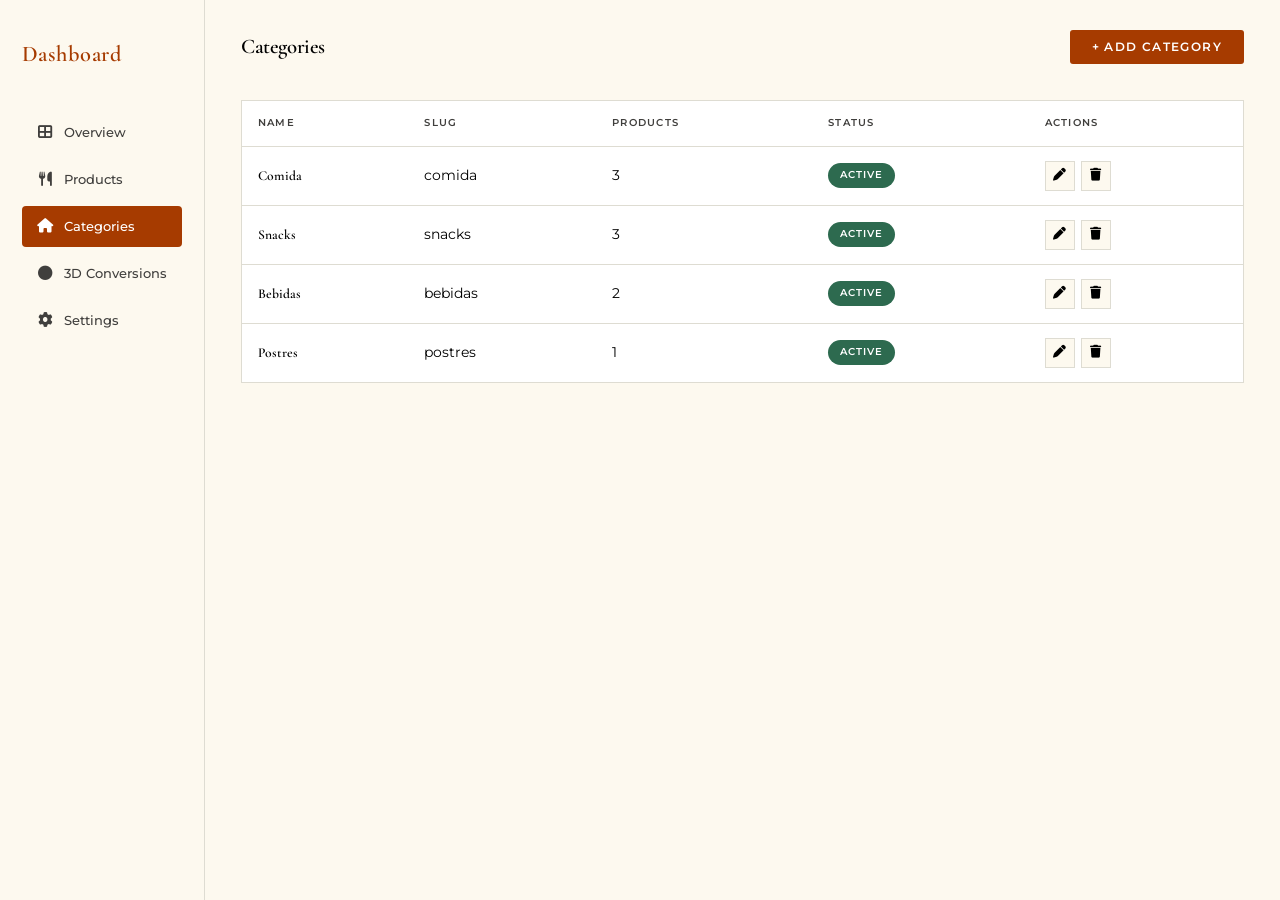
<file: admin/categories.html>
<!DOCTYPE html>
<html lang="es">
<head>
  <meta charset="UTF-8">
  <meta name="viewport" content="width=device-width, initial-scale=1.0">
  <title>Categories — La Tribu Admin</title>
  <link rel="icon" href="data:image/svg+xml,<svg xmlns='http://www.w3.org/2000/svg' viewBox='0 0 100 100'><text y='.9em' font-size='90'>🍔</text></svg>">
  <link rel="stylesheet" href="../css/global.css">
  <link rel="stylesheet" href="../css/admin.css">
  <link rel="stylesheet" href="https://cdnjs.cloudflare.com/ajax/libs/font-awesome/6.5.1/css/all.min.css">
</head>
<body style="background: var(--crema);">
  <button class="admin-mobile-toggle" id="adminToggle" aria-label="Menu"><i class="fa-solid fa-bars"></i></button>
  <div class="admin-layout">
    <aside class="admin-sidebar" id="adminSidebar">
      <div class="admin-sidebar-title">Dashboard</div>
      <nav class="admin-nav">
        <a href="index.html" class="admin-nav-item"><i class="fa-solid fa-table-cells-large"></i> Overview</a>
        <a href="products.html" class="admin-nav-item"><i class="fa-solid fa-utensils"></i> Products</a>
        <a href="categories.html" class="admin-nav-item active"><i class="fa-solid fa-house"></i> Categories</a>
        <a href="conversions.html" class="admin-nav-item"><i class="fa-solid fa-circle"></i> 3D Conversions</a>
        <a href="settings.html" class="admin-nav-item"><i class="fa-solid fa-gear"></i> Settings</a>
      </nav>
    </aside>
    <main class="admin-main">
      <div class="admin-header">
        <h1 class="admin-header-title">Categories</h1>
        <button class="admin-add-btn">+ Add Category</button>
      </div>
      <table class="admin-table">
        <thead>
          <tr><th>Name</th><th>Slug</th><th>Products</th><th>Status</th><th>Actions</th></tr>
        </thead>
        <tbody>
          <tr><td class="admin-table-name">Comida</td><td>comida</td><td>3</td><td><span class="badge badge-complete">Active</span></td><td><div class="admin-actions"><button class="admin-action-btn"><i class="fa-solid fa-pen"></i></button><button class="admin-action-btn delete"><i class="fa-solid fa-trash"></i></button></div></td></tr>
          <tr><td class="admin-table-name">Snacks</td><td>snacks</td><td>3</td><td><span class="badge badge-complete">Active</span></td><td><div class="admin-actions"><button class="admin-action-btn"><i class="fa-solid fa-pen"></i></button><button class="admin-action-btn delete"><i class="fa-solid fa-trash"></i></button></div></td></tr>
          <tr><td class="admin-table-name">Bebidas</td><td>bebidas</td><td>2</td><td><span class="badge badge-complete">Active</span></td><td><div class="admin-actions"><button class="admin-action-btn"><i class="fa-solid fa-pen"></i></button><button class="admin-action-btn delete"><i class="fa-solid fa-trash"></i></button></div></td></tr>
          <tr><td class="admin-table-name">Postres</td><td>postres</td><td>1</td><td><span class="badge badge-complete">Active</span></td><td><div class="admin-actions"><button class="admin-action-btn"><i class="fa-solid fa-pen"></i></button><button class="admin-action-btn delete"><i class="fa-solid fa-trash"></i></button></div></td></tr>
        </tbody>
      </table>
    </main>
  </div>
  <script>
    var toggle = document.getElementById('adminToggle');
    var sidebar = document.getElementById('adminSidebar');
    if (toggle && sidebar) {
      toggle.addEventListener('click', function() { sidebar.classList.toggle('open'); });
    }
  </script>
</body>
</html>
</file>
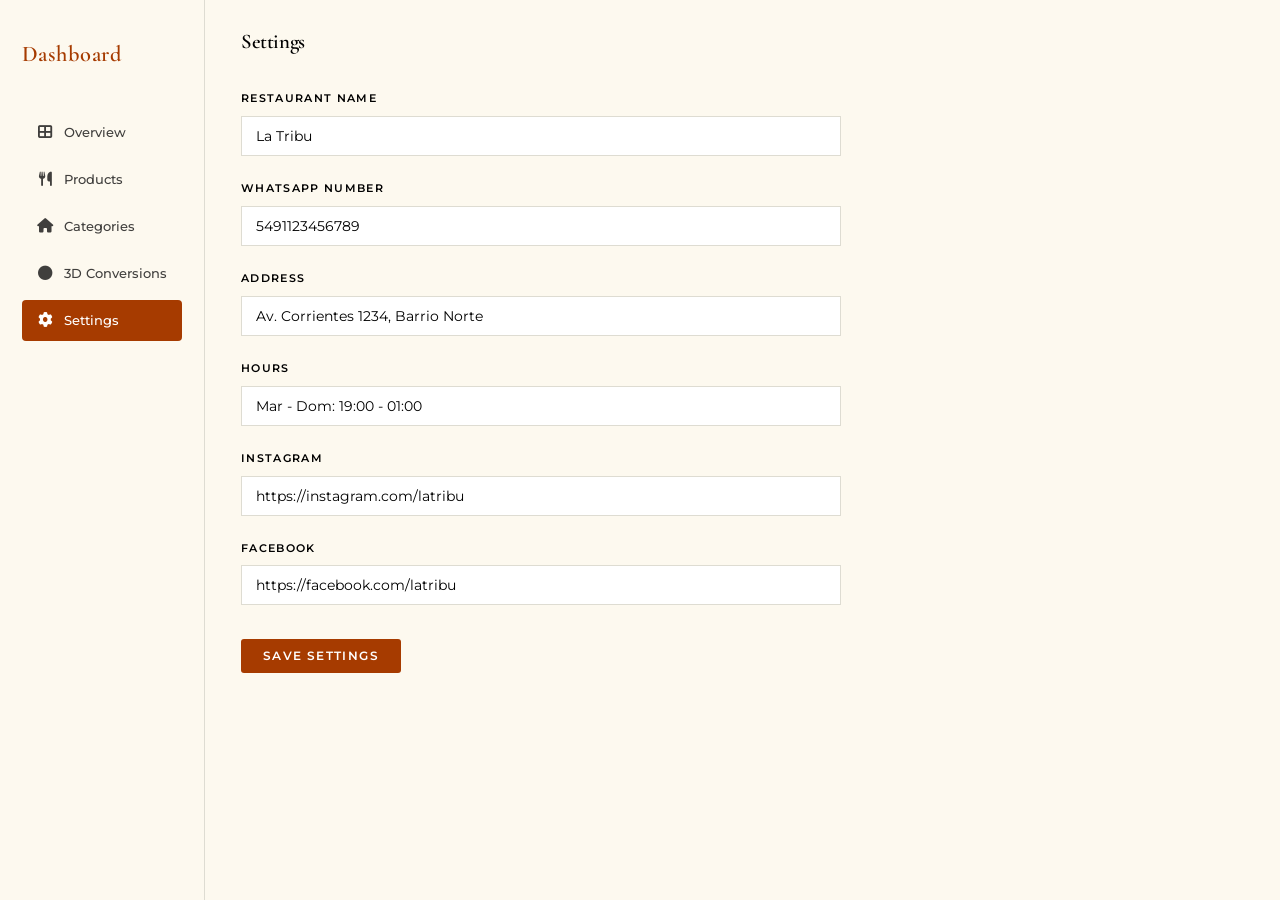
<file: admin/settings.html>
<!DOCTYPE html>
<html lang="es">
<head>
  <meta charset="UTF-8">
  <meta name="viewport" content="width=device-width, initial-scale=1.0">
  <title>Settings — La Tribu Admin</title>
  <link rel="icon" href="data:image/svg+xml,<svg xmlns='http://www.w3.org/2000/svg' viewBox='0 0 100 100'><text y='.9em' font-size='90'>🍔</text></svg>">
  <link rel="stylesheet" href="../css/global.css">
  <link rel="stylesheet" href="../css/admin.css">
  <link rel="stylesheet" href="https://cdnjs.cloudflare.com/ajax/libs/font-awesome/6.5.1/css/all.min.css">
</head>
<body style="background: var(--crema);">
  <button class="admin-mobile-toggle" id="adminToggle" aria-label="Menu"><i class="fa-solid fa-bars"></i></button>
  <div class="admin-layout">
    <aside class="admin-sidebar" id="adminSidebar">
      <div class="admin-sidebar-title">Dashboard</div>
      <nav class="admin-nav">
        <a href="index.html" class="admin-nav-item"><i class="fa-solid fa-table-cells-large"></i> Overview</a>
        <a href="products.html" class="admin-nav-item"><i class="fa-solid fa-utensils"></i> Products</a>
        <a href="categories.html" class="admin-nav-item"><i class="fa-solid fa-house"></i> Categories</a>
        <a href="conversions.html" class="admin-nav-item"><i class="fa-solid fa-circle"></i> 3D Conversions</a>
        <a href="settings.html" class="admin-nav-item active"><i class="fa-solid fa-gear"></i> Settings</a>
      </nav>
    </aside>
    <main class="admin-main">
      <div class="admin-header">
        <h1 class="admin-header-title">Settings</h1>
      </div>
      <form id="settingsForm" style="max-width:600px;">
        <div style="margin-bottom:24px;">
          <label style="display:block;font-size:0.7rem;text-transform:uppercase;letter-spacing:0.12em;margin-bottom:8px;font-weight:600;">Restaurant Name</label>
          <input type="text" value="La Tribu" style="width:100%;padding:10px 14px;border:1px solid var(--borde);background:var(--blanco);font-size:0.9rem;">
        </div>
        <div style="margin-bottom:24px;">
          <label style="display:block;font-size:0.7rem;text-transform:uppercase;letter-spacing:0.12em;margin-bottom:8px;font-weight:600;">WhatsApp Number</label>
          <input type="text" value="5491123456789" style="width:100%;padding:10px 14px;border:1px solid var(--borde);background:var(--blanco);font-size:0.9rem;">
        </div>
        <div style="margin-bottom:24px;">
          <label style="display:block;font-size:0.7rem;text-transform:uppercase;letter-spacing:0.12em;margin-bottom:8px;font-weight:600;">Address</label>
          <input type="text" value="Av. Corrientes 1234, Barrio Norte" style="width:100%;padding:10px 14px;border:1px solid var(--borde);background:var(--blanco);font-size:0.9rem;">
        </div>
        <div style="margin-bottom:24px;">
          <label style="display:block;font-size:0.7rem;text-transform:uppercase;letter-spacing:0.12em;margin-bottom:8px;font-weight:600;">Hours</label>
          <input type="text" value="Mar - Dom: 19:00 - 01:00" style="width:100%;padding:10px 14px;border:1px solid var(--borde);background:var(--blanco);font-size:0.9rem;">
        </div>
        <div style="margin-bottom:24px;">
          <label style="display:block;font-size:0.7rem;text-transform:uppercase;letter-spacing:0.12em;margin-bottom:8px;font-weight:600;">Instagram</label>
          <input type="text" value="https://instagram.com/latribu" style="width:100%;padding:10px 14px;border:1px solid var(--borde);background:var(--blanco);font-size:0.9rem;">
        </div>
        <div style="margin-bottom:24px;">
          <label style="display:block;font-size:0.7rem;text-transform:uppercase;letter-spacing:0.12em;margin-bottom:8px;font-weight:600;">Facebook</label>
          <input type="text" value="https://facebook.com/latribu" style="width:100%;padding:10px 14px;border:1px solid var(--borde);background:var(--blanco);font-size:0.9rem;">
        </div>
        <button type="submit" class="admin-add-btn" style="margin-top:10px;">Save Settings</button>
      </form>
    </main>
  </div>
  <script>
    var toggle = document.getElementById('adminToggle');
    var sidebar = document.getElementById('adminSidebar');
    if (toggle && sidebar) {
      toggle.addEventListener('click', function() { sidebar.classList.toggle('open'); });
    }
  </script>
</body>
</html>
</file>
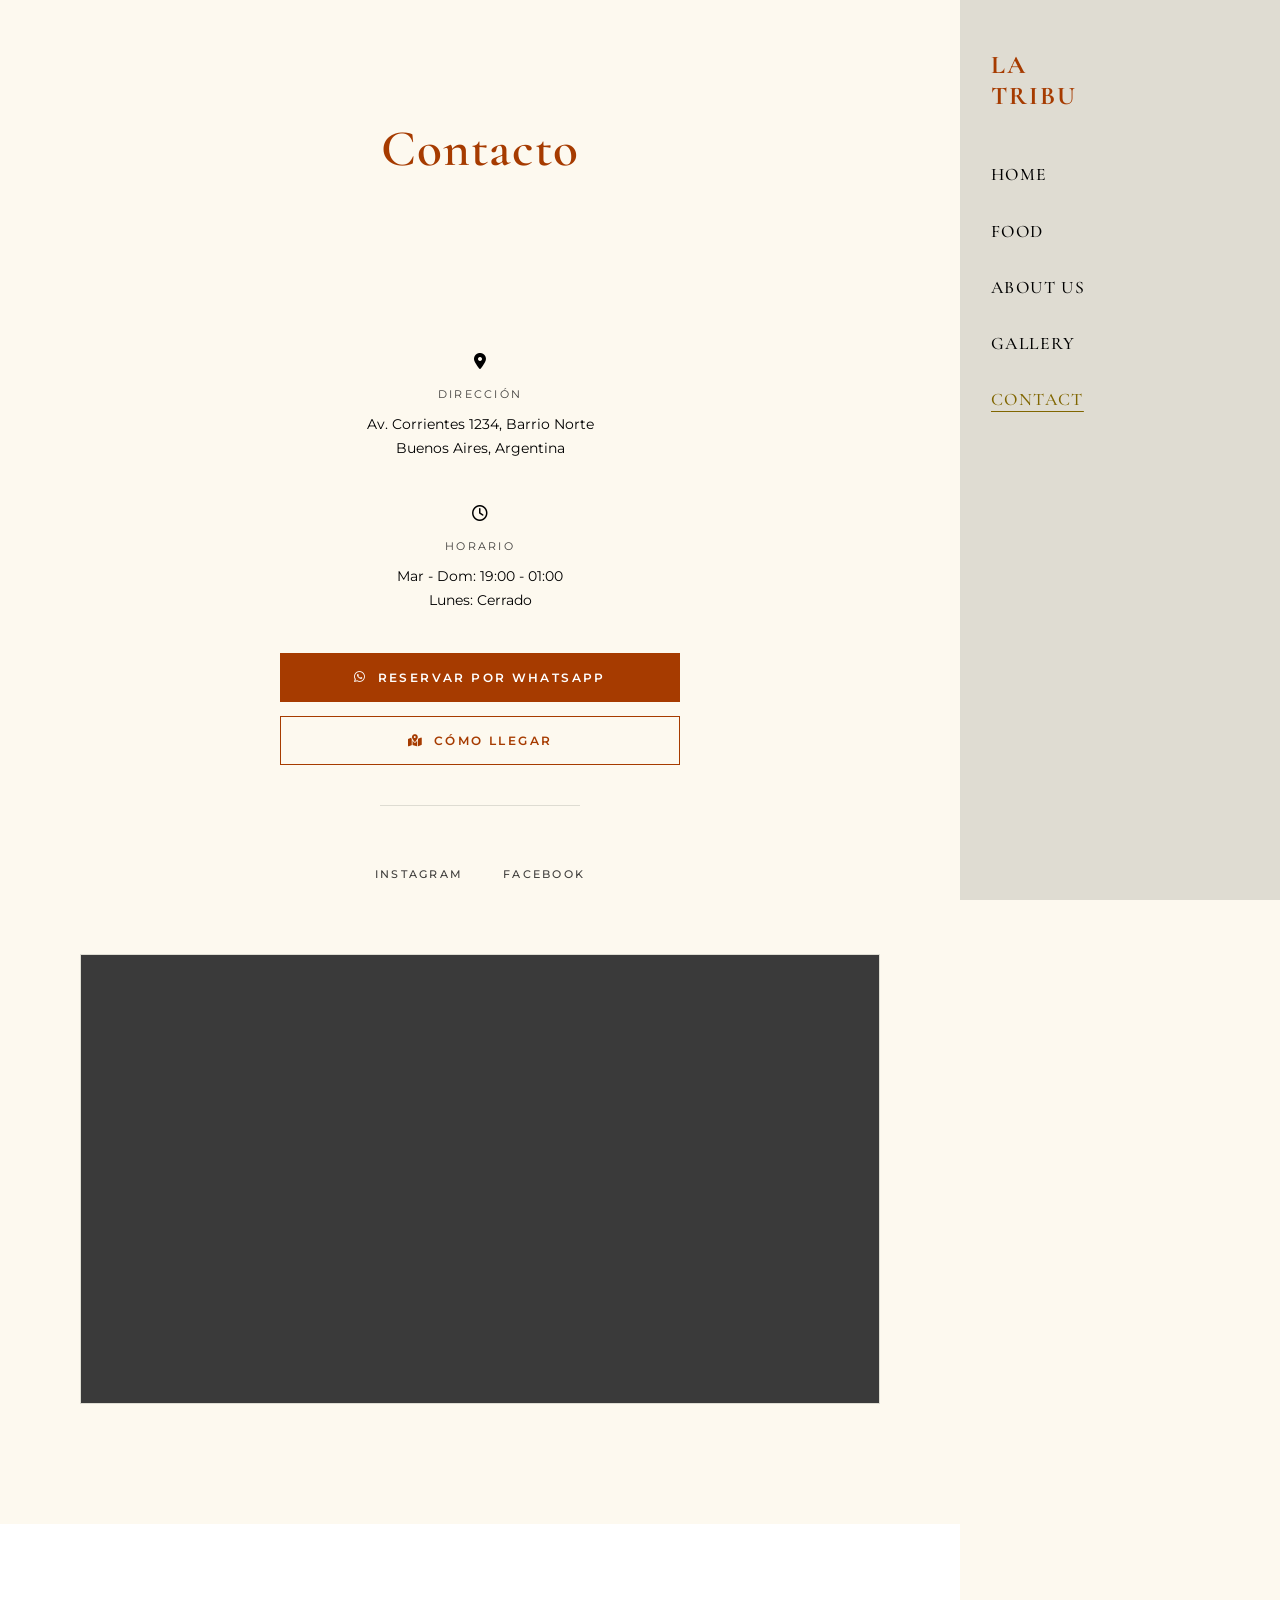
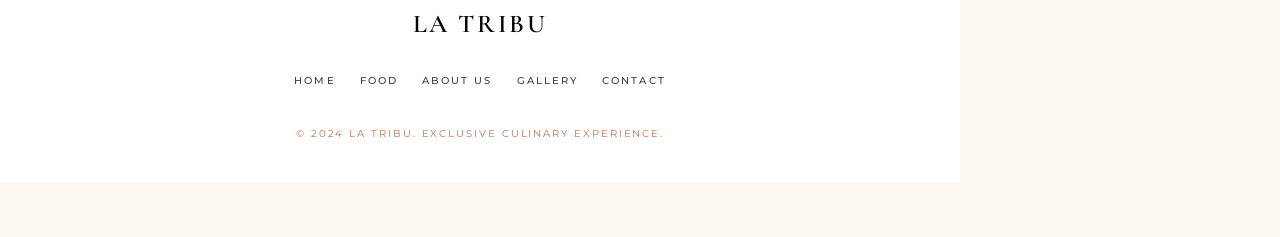
<file: pages/contacto.html>
<!DOCTYPE html>
<html lang="es">
<head>
  <meta charset="UTF-8">
  <meta name="viewport" content="width=device-width, initial-scale=1.0">
  <meta name="description" content="Contacto — La Tribu. Dirección, horarios, WhatsApp y redes sociales.">
  <title>Contact — La Tribu</title>
  <link rel="icon" href="data:image/svg+xml,<svg xmlns='http://www.w3.org/2000/svg' viewBox='0 0 100 100'><text y='.9em' font-size='90'>🍔</text></svg>">
  <link rel="stylesheet" href="../css/global.css">
  <link rel="stylesheet" href="../css/components.css">
  <link rel="stylesheet" href="../css/animations.css">
  <link rel="stylesheet" href="../css/responsive.css">
  <link rel="stylesheet" href="https://cdnjs.cloudflare.com/ajax/libs/font-awesome/6.5.1/css/all.min.css">
</head>
<body>

  <!-- MOBILE HEADER -->
  <header class="mobile-header">
    <div class="hamburger" id="hamburger" aria-label="Abrir menú">
      <span></span><span></span><span></span>
    </div>
    <a href="../index.html" class="mobile-logo">La Tribu</a>
    <div class="close-btn" id="closeBtn">&times;</div>
  </header>

  <!-- MOBILE NAV -->
  <nav class="mobile-nav" id="mobileNav">
    <div class="mobile-nav-links">
      <a href="../index.html">Home</a>
      <a href="comida.html">Food</a>
      <a href="nosotros.html">About Us</a>
      <a href="galeria.html">Gallery</a>
      <a href="contacto.html" class="active">Contact</a>
    </div>
  </nav>

  <!-- DESKTOP SIDEBAR -->
  <aside class="desktop-sidebar">
    <div class="sidebar-logo">La<br>Tribu</div>
    <nav class="sidebar-nav">
      <a href="../index.html">Home</a>
      <a href="comida.html">Food</a>
      <a href="nosotros.html">About Us</a>
      <a href="galeria.html">Gallery</a>
      <a href="contacto.html" class="active">Contact</a>
    </nav>
  </aside>

  <div class="page-wrapper sidebar-active">

    <!-- CONTACT HEADER -->
    <section class="section" style="padding-bottom: 0;">
      <div class="container">
        <div class="section-header fade-in">
          <h1 class="section-title">Contacto</h1>
        </div>
      </div>
    </section>

    <!-- CONTACT INFO -->
    <section class="section">
      <div class="container">

        <!-- Dirección -->
        <div class="contact-block fade-in">
          <div class="contact-icon">
            <i class="fa-solid fa-location-dot"></i>
          </div>
          <p class="contact-label">Dirección</p>
          <p class="contact-text">Av. Corrientes 1234, Barrio Norte<br>Buenos Aires, Argentina</p>
        </div>

        <!-- Horario -->
        <div class="contact-block fade-in">
          <div class="contact-icon">
            <i class="fa-regular fa-clock"></i>
          </div>
          <p class="contact-label">Horario</p>
          <p class="contact-text">Mar - Dom: 19:00 - 01:00<br>Lunes: Cerrado</p>
        </div>

        <!-- Botones -->
        <div class="fade-in" style="display:flex;flex-direction:column;gap:14px;max-width:400px;margin:0 auto 40px;">
          <a href="https://wa.me/5491123456789" target="_blank" rel="noopener" class="btn btn-primary btn-full btn-press">
            <i class="fa-brands fa-whatsapp"></i> Reservar por WhatsApp
          </a>
          <a href="https://maps.google.com" target="_blank" rel="noopener" class="btn btn-outline btn-full btn-press">
            <i class="fa-solid fa-map-location-dot"></i> Cómo Llegar
          </a>
        </div>

        <!-- Divider -->
        <hr class="divider" style="max-width:200px;margin:0 auto 30px;">

        <!-- Social -->
        <div class="social-links fade-in">
          <a href="https://instagram.com/latribu" target="_blank" rel="noopener">Instagram</a>
          <a href="https://facebook.com/latribu" target="_blank" rel="noopener">Facebook</a>
        </div>

        <!-- Mapa -->
        <div class="map-block fade-in" style="margin-top:40px;">
          <iframe
            src="https://www.google.com/maps/embed?pb=!1m18!1m12!1m3!1d3284!2d-58.3816!3d-34.5996!2m3!1f0!2f0!3f0!3m2!1i1024!2i768!4f13.1!3m3!1m2!1s0x0%3A0x0!2zNDTCsDM1JzU4LjYiUyA1OMKwMjInNTMuNyJX!5e0!3m2!1ses!2sar!4v1"
            allowfullscreen=""
            loading="lazy"
            title="Ubicación de La Tribu"
          ></iframe>
        </div>

      </div>
    </section>

    <!-- FOOTER -->
    <footer class="site-footer">
      <div class="footer-logo">La Tribu</div>
      <nav class="footer-nav">
        <a href="../index.html">Home</a>
        <a href="comida.html">Food</a>
        <a href="nosotros.html">About Us</a>
        <a href="galeria.html">Gallery</a>
        <a href="contacto.html">Contact</a>
      </nav>
      <p class="footer-copy">&copy; 2024 La Tribu. Exclusive Culinary Experience.</p>
    </footer>

  </div>

  <!-- MOBILE BOTTOM BAR -->
  <div class="mobile-bottom-bar">
    <div class="mobile-bottom-bar-left">
      <button aria-label="Carrito">
        <svg viewBox="0 0 24 24" stroke-linecap="round" stroke-linejoin="round"><path d="M6 2L3 6v14a2 2 0 002 2h14a2 2 0 002-2V6l-3-4z"/><line x1="3" y1="6" x2="21" y2="6"/><path d="M16 10a4 4 0 01-8 0"/></svg>
      </button>
    </div>
    <div class="mobile-bottom-bar-right">
      <a href="https://wa.me/5491123456789" target="_blank" rel="noopener" aria-label="WhatsApp">
        <svg viewBox="0 0 24 24" stroke-linecap="round" stroke-linejoin="round"><path d="M21 11.5a8.38 8.38 0 01-.9 3.8 8.5 8.5 0 01-7.6 4.7 8.38 8.38 0 01-3.8-.9L3 21l1.9-5.7a8.38 8.38 0 01-.9-3.8 8.5 8.5 0 014.7-7.6 8.38 8.38 0 013.8-.9h.5a8.48 8.48 0 018 8v.5z"/></svg>
      </a>
    </div>
  </div>

  <script src="../js/navigation.js"></script>
  <script src="../js/animations.js"></script>
</body>
</html>
</file>
<file: css/global.css>
/* ============================================
   LA TRIBU — Global Styles
   Editorial luxury restaurant aesthetic
   ============================================ */

@import url('https://fonts.googleapis.com/css2?family=Cormorant+Garamond:ital,wght@0,400;0,500;0,600;0,700;1,400;1,500;1,600&family=Montserrat:wght@300;400;500;600;700&display=swap');

/* --- CSS Variables --- */
:root {
  --crema: #FDF9EF;
  --crema-sec: #F7F3E9;
  --blanco: #FFFFFF;
  --negro: #000000;
  --texto-sec: #403F3D;
  --terracota: #A63B00;
  --terracota-osc: #A53B00;
  --dorado: #806600;
  --borde: #DEDCD2;
  --sidebar-bg: #DFDCD2;

  --font-serif: 'Cormorant Garamond', Georgia, 'Times New Roman', serif;
  --font-sans: 'Montserrat', 'Helvetica Neue', Arial, sans-serif;

  --space-xs: 8px;
  --space-sm: 14px;
  --space-md: 20px;
  --space-lg: 50px;
  --space-xl: 100px;
  --space-xxl: 160px;

  --header-h: 65px;
  --bottom-bar-h: 55px;
  --sidebar-w: 25%;
  --admin-sidebar-w: 205px;

  --transition-fast: 200ms ease;
  --transition-base: 350ms ease;
  --transition-slow: 600ms ease;
}

/* --- Reset --- */
*,
*::before,
*::after {
  margin: 0;
  padding: 0;
  box-sizing: border-box;
}

html {
  font-size: 16px;
  scroll-behavior: smooth;
  -webkit-text-size-adjust: 100%;
}

body {
  font-family: var(--font-sans);
  font-weight: 400;
  color: var(--negro);
  background-color: var(--crema);
  line-height: 1.6;
  -webkit-font-smoothing: antialiased;
  -moz-osx-font-smoothing: grayscale;
  overflow-x: hidden;
}

img {
  max-width: 100%;
  height: auto;
  display: block;
  border: 0;
}

a {
  color: inherit;
  text-decoration: none;
}

ul, ol {
  list-style: none;
}

button {
  border: none;
  background: none;
  cursor: pointer;
  font-family: inherit;
  color: inherit;
}

input, textarea, select {
  font-family: inherit;
  font-size: inherit;
  color: inherit;
  border: 1px solid var(--borde);
  background: var(--blanco);
  padding: 10px 14px;
  outline: none;
}

input:focus, textarea:focus, select:focus {
  border-color: var(--terracota);
}

/* --- Typography --- */
h1, h2, h3, h4, h5, h6 {
  font-family: var(--font-serif);
  font-weight: 600;
  line-height: 1.15;
}

h1 {
  font-size: clamp(2.4rem, 6vw, 4.5rem);
  letter-spacing: -0.02em;
}

h2 {
  font-size: clamp(1.8rem, 4vw, 3rem);
  letter-spacing: -0.01em;
}

h3 {
  font-size: clamp(1.4rem, 3vw, 2rem);
}

h4 {
  font-size: clamp(1.1rem, 2vw, 1.4rem);
}

p {
  font-size: 0.95rem;
  color: var(--texto-sec);
  line-height: 1.7;
}

.text-serif {
  font-family: var(--font-serif);
}

.text-sans {
  font-family: var(--font-sans);
}

.text-terracota {
  color: var(--terracota);
}

.text-dorado {
  color: var(--dorado);
}

.text-sec {
  color: var(--texto-sec);
}

.text-center {
  text-align: center;
}

.uppercase {
  text-transform: uppercase;
  letter-spacing: 0.15em;
}

/* --- Section Spacing --- */
.section {
  padding: 70px 20px;
}

.section-lg {
  padding: 100px 20px;
}

.section-xl {
  padding: 120px 20px;
}

/* --- Layout --- */
.container {
  width: 100%;
  max-width: 1200px;
  margin: 0 auto;
  padding: 0 20px;
}

/* --- Buttons --- */
.btn {
  display: inline-flex;
  align-items: center;
  justify-content: center;
  gap: 10px;
  padding: 14px 32px;
  font-family: var(--font-sans);
  font-size: 0.75rem;
  font-weight: 600;
  text-transform: uppercase;
  letter-spacing: 0.2em;
  border: 1px solid transparent;
  cursor: pointer;
  transition: all var(--transition-base);
  min-height: 48px;
  text-align: center;
}

.btn-primary {
  background: var(--terracota);
  color: var(--blanco);
  border-color: var(--terracota);
}

.btn-primary:hover {
  background: var(--terracota-osc);
}

.btn-outline {
  background: transparent;
  color: var(--terracota);
  border-color: var(--terracota);
}

.btn-outline:hover {
  background: var(--terracota);
  color: var(--blanco);
}

.btn-full {
  width: 100%;
}

.btn-lg {
  padding: 16px 40px;
  min-height: 56px;
  font-size: 0.8rem;
}

/* --- Tags / Badges --- */
.badge {
  display: inline-block;
  padding: 4px 12px;
  font-size: 0.65rem;
  font-weight: 600;
  text-transform: uppercase;
  letter-spacing: 0.1em;
  border-radius: 100px;
}

.badge-complete {
  background: #2d6a4f;
  color: #fff;
}

.badge-processing {
  background: #e9c46a;
  color: #000;
}

.badge-pending {
  background: var(--borde);
  color: var(--texto-sec);
}

.badge-error {
  background: #e63946;
  color: #fff;
}

/* --- Dividers --- */
.divider {
  width: 100%;
  height: 1px;
  background: var(--borde);
  border: none;
}

.divider-thin {
  height: 1px;
  background: var(--borde);
  opacity: 0.6;
}

/* --- Links --- */
.link-editorial {
  font-family: var(--font-serif);
  font-size: 1.1rem;
  letter-spacing: 0.08em;
  text-transform: uppercase;
  transition: color var(--transition-fast);
}

.link-editorial:hover {
  color: var(--dorado);
}

.link-editorial.active {
  color: var(--dorado);
  text-decoration: underline;
  text-underline-offset: 4px;
}

/* --- Visually Hidden (a11y) --- */
.sr-only {
  position: absolute;
  width: 1px;
  height: 1px;
  padding: 0;
  margin: -1px;
  overflow: hidden;
  clip: rect(0,0,0,0);
  white-space: nowrap;
  border: 0;
}

/* --- Scrollbar --- */
::-webkit-scrollbar {
  width: 6px;
}

::-webkit-scrollbar-track {
  background: var(--crema);
}

::-webkit-scrollbar-thumb {
  background: var(--borde);
  border-radius: 3px;
}

::-webkit-scrollbar-thumb:hover {
  background: var(--texto-sec);
}
</file>
<file: css/admin.css>
/* ============================================
   LA TRIBU — Admin Panel Styles
   ============================================ */

/* ---- Admin Layout ---- */
.admin-layout {
  display: flex;
  min-height: 100vh;
}

.admin-sidebar {
  width: var(--admin-sidebar-w);
  background: var(--crema);
  border-right: 1px solid var(--borde);
  padding: 36px 22px;
  position: fixed;
  top: 0;
  left: 0;
  height: 100vh;
  overflow-y: auto;
  z-index: 100;
}

.admin-sidebar-title {
  font-family: var(--font-serif);
  font-size: 1.4rem;
  font-weight: 600;
  color: var(--terracota);
  margin-bottom: 40px;
  letter-spacing: 0.02em;
}

.admin-nav {
  display: flex;
  flex-direction: column;
  gap: 6px;
}

.admin-nav-item {
  display: flex;
  align-items: center;
  gap: 10px;
  padding: 10px 14px;
  font-size: 0.82rem;
  font-weight: 500;
  color: var(--texto-sec);
  border-radius: 4px;
  transition: all var(--transition-fast);
  cursor: pointer;
}

.admin-nav-item:hover {
  background: var(--crema-sec);
  color: var(--negro);
}

.admin-nav-item.active {
  background: var(--terracota);
  color: var(--blanco);
}

.admin-nav-item i {
  width: 18px;
  text-align: center;
  font-size: 0.9rem;
}

.admin-main {
  flex: 1;
  margin-left: var(--admin-sidebar-w);
  padding: 30px 36px;
  background: var(--crema);
  min-height: 100vh;
}

/* ---- Admin Header ---- */
.admin-header {
  display: flex;
  align-items: center;
  justify-content: space-between;
  margin-bottom: 36px;
}

.admin-header-title {
  font-family: var(--font-serif);
  font-size: 1.3rem;
  font-weight: 600;
}

.admin-add-btn {
  background: var(--terracota);
  color: var(--blanco);
  padding: 10px 22px;
  font-size: 0.72rem;
  font-weight: 600;
  text-transform: uppercase;
  letter-spacing: 0.12em;
  border: none;
  border-radius: 3px;
  cursor: pointer;
  transition: background var(--transition-fast);
}

.admin-add-btn:hover {
  background: var(--terracota-osc);
}

/* ---- Admin Stats ---- */
.admin-stats {
  display: grid;
  grid-template-columns: repeat(3, 1fr);
  gap: 20px;
  margin-bottom: 40px;
}

.admin-stat-card {
  background: var(--blanco);
  border: 1px solid var(--borde);
  padding: 24px;
}

.admin-stat-label {
  font-size: 0.65rem;
  text-transform: uppercase;
  letter-spacing: 0.15em;
  color: var(--texto-sec);
  margin-bottom: 8px;
}

.admin-stat-value {
  font-family: var(--font-serif);
  font-size: 2rem;
  font-weight: 600;
}

.admin-stat-change {
  font-size: 0.7rem;
  margin-top: 4px;
}

.admin-stat-change.positive {
  color: #2d6a4f;
}

.admin-stat-change.neutral {
  color: var(--dorado);
}

/* ---- Admin Table ---- */
.admin-table-header {
  display: flex;
  align-items: center;
  justify-content: space-between;
  margin-bottom: 20px;
}

.admin-table-title {
  font-family: var(--font-serif);
  font-size: 1.2rem;
  font-weight: 600;
}

.admin-search {
  border: 1px solid var(--borde);
  padding: 8px 14px;
  font-size: 0.8rem;
  width: 220px;
  background: var(--blanco);
}

.admin-table {
  width: 100%;
  border-collapse: collapse;
  background: var(--blanco);
  border: 1px solid var(--borde);
}

.admin-table th {
  font-size: 0.65rem;
  text-transform: uppercase;
  letter-spacing: 0.12em;
  font-weight: 600;
  text-align: left;
  padding: 14px 16px;
  border-bottom: 1px solid var(--borde);
  color: var(--texto-sec);
}

.admin-table td {
  padding: 14px 16px;
  border-bottom: 1px solid var(--borde);
  font-size: 0.85rem;
  vertical-align: middle;
}

.admin-table tr:last-child td {
  border-bottom: none;
}

.admin-table-thumb {
  width: 40px;
  height: 40px;
  object-fit: cover;
  border: 1px solid var(--borde);
}

.admin-table-name {
  font-family: var(--font-serif);
  font-weight: 600;
  font-size: 0.9rem;
}

.admin-table-price {
  color: var(--terracota);
  font-weight: 600;
}

.admin-actions {
  display: flex;
  gap: 6px;
}

.admin-action-btn {
  width: 30px;
  height: 30px;
  display: flex;
  align-items: center;
  justify-content: center;
  border: 1px solid var(--borde);
  background: var(--crema);
  cursor: pointer;
  font-size: 0.8rem;
  transition: all var(--transition-fast);
}

.admin-action-btn:hover {
  background: var(--terracota);
  color: var(--blanco);
  border-color: var(--terracota);
}

.admin-action-btn.delete:hover {
  background: #e63946;
  border-color: #e63946;
}

/* ---- Admin Mobile Toggle ---- */
.admin-mobile-toggle {
  display: none;
  position: fixed;
  top: 12px;
  left: 12px;
  z-index: 200;
  background: var(--crema);
  border: 1px solid var(--borde);
  padding: 8px 12px;
  cursor: pointer;
  font-size: 1rem;
}

/* ---- Admin Responsive ---- */
@media (max-width: 1023px) {
  .admin-sidebar {
    transform: translateX(-100%);
    transition: transform var(--transition-base);
  }

  .admin-sidebar.open {
    transform: translateX(0);
  }

  .admin-main {
    margin-left: 0;
    padding: 70px 16px 30px;
  }

  .admin-mobile-toggle {
    display: flex;
    align-items: center;
    justify-content: center;
  }

  .admin-stats {
    grid-template-columns: 1fr;
  }

  .admin-table-header {
    flex-direction: column;
    gap: 12px;
    align-items: flex-start;
  }

  .admin-search {
    width: 100%;
  }

  .admin-table {
    display: block;
    overflow-x: auto;
  }

  .admin-header {
    flex-direction: column;
    gap: 14px;
    align-items: flex-start;
  }
}
</file>
<file: css/components.css>
/* ============================================
   LA TRIBU — Components
   Header, Footer, Sidebar, Cards, Bottom Bar
   ============================================ */

/* ---- MOBILE HEADER ---- */
.mobile-header {
  position: fixed;
  top: 0;
  left: 0;
  width: 100%;
  height: var(--header-h);
  background: var(--crema);
  display: flex;
  align-items: center;
  justify-content: space-between;
  padding: 0 20px;
  z-index: 1000;
}

.hamburger {
  display: flex;
  flex-direction: column;
  gap: 5px;
  width: 22px;
  cursor: pointer;
  z-index: 1001;
}

.hamburger span {
  display: block;
  width: 100%;
  height: 1.5px;
  background: var(--negro);
  transition: all var(--transition-base);
  transform-origin: center;
}

.hamburger.active span:nth-child(1) {
  transform: rotate(45deg) translate(4px, 5px);
}

.hamburger.active span:nth-child(2) {
  opacity: 0;
}

.hamburger.active span:nth-child(3) {
  transform: rotate(-45deg) translate(4px, -5px);
}

.mobile-logo {
  font-family: var(--font-serif);
  font-size: 1.25rem;
  font-weight: 600;
  letter-spacing: 0.12em;
  text-transform: uppercase;
  color: var(--negro);
  position: absolute;
  left: 50%;
  transform: translateX(-50%);
}

.close-btn {
  display: none;
  font-size: 1.4rem;
  font-weight: 300;
  cursor: pointer;
  z-index: 1001;
  line-height: 1;
}

.close-btn.visible {
  display: block;
}

/* ---- MOBILE NAV OVERLAY ---- */
.mobile-nav {
  position: fixed;
  top: 0;
  left: 0;
  width: 100%;
  height: 100vh;
  background: var(--crema);
  z-index: 999;
  display: flex;
  flex-direction: column;
  justify-content: center;
  align-items: center;
  opacity: 0;
  pointer-events: none;
  transition: opacity var(--transition-base);
}

.mobile-nav.open {
  opacity: 1;
  pointer-events: all;
}

.mobile-nav-links {
  display: flex;
  flex-direction: column;
  align-items: center;
  gap: 32px;
}

.mobile-nav-links a {
  font-family: var(--font-serif);
  font-size: 1.8rem;
  font-weight: 500;
  letter-spacing: 0.08em;
  text-transform: uppercase;
  color: var(--negro);
  transition: color var(--transition-fast);
}

.mobile-nav-links a:hover,
.mobile-nav-links a.active {
  color: var(--dorado);
}

/* ---- DESKTOP SIDEBAR ---- */
.desktop-sidebar {
  display: none;
}

/* ---- PAGE WRAPPER (for sidebar offset) ---- */
.page-wrapper {
  padding-top: var(--header-h);
  min-height: 100vh;
}

.page-wrapper.sidebar-active {
  padding-bottom: var(--bottom-bar-h);
}

/* ---- HERO ---- */
.hero {
  position: relative;
  display: flex;
  flex-direction: column;
  align-items: center;
  justify-content: center;
  text-align: center;
  padding: 80px 20px 60px;
  min-height: 85vh;
  background: var(--crema);
  overflow: hidden;
}

.hero-logo {
  font-family: var(--font-serif);
  font-size: clamp(3rem, 10vw, 6rem);
  font-weight: 700;
  letter-spacing: 0.06em;
  text-transform: uppercase;
  color: var(--negro);
  line-height: 1;
  margin-bottom: 24px;
}

.hero-tagline {
  font-family: var(--font-serif);
  font-size: clamp(1.1rem, 3vw, 1.6rem);
  font-weight: 400;
  font-style: italic;
  color: var(--terracota);
  margin-bottom: 20px;
  letter-spacing: 0.02em;
}

.hero-description {
  font-size: 0.9rem;
  color: var(--texto-sec);
  max-width: 480px;
  margin: 0 auto 40px;
  line-height: 1.8;
}

.hero-buttons {
  display: flex;
  flex-direction: column;
  gap: 14px;
  width: 100%;
  max-width: 320px;
}

.hero-line {
  width: 1px;
  height: 60px;
  background: var(--terracota);
  margin: 40px auto 0;
}

/* ---- SECTION TITLES ---- */
.section-title {
  font-family: var(--font-serif);
  font-size: clamp(2rem, 5vw, 3.2rem);
  font-weight: 600;
  color: var(--terracota);
  margin-bottom: 14px;
  letter-spacing: 0.02em;
}

.section-subtitle {
  font-family: var(--font-sans);
  font-size: 0.85rem;
  color: var(--texto-sec);
  max-width: 420px;
  line-height: 1.7;
}

.section-header {
  text-align: center;
  margin-bottom: 50px;
}

.section-header .section-subtitle {
  margin: 0 auto;
}

/* ---- PRODUCT CARDS ---- */
.products-grid {
  display: grid;
  grid-template-columns: 1fr;
  gap: 24px;
}

.product-card {
  background: var(--blanco);
  border: 1px solid var(--borde);
  overflow: hidden;
  transition: transform var(--transition-base);
  cursor: pointer;
}

.product-card:hover {
  transform: scale(1.01);
}

.product-card-image {
  width: 100%;
  aspect-ratio: 4/3;
  object-fit: cover;
}

.product-card-body {
  padding: 18px 16px;
}

.product-card-name {
  font-family: var(--font-serif);
  font-size: 1.2rem;
  font-weight: 600;
  margin-bottom: 6px;
}

.product-card-desc {
  font-size: 0.8rem;
  color: var(--texto-sec);
  margin-bottom: 12px;
  line-height: 1.6;
}

.product-card-footer {
  display: flex;
  align-items: center;
  justify-content: space-between;
}

.product-card-price {
  font-family: var(--font-serif);
  font-size: 1.1rem;
  font-weight: 700;
  color: var(--terracota);
}

.product-card-btn {
  font-size: 0.65rem;
  font-weight: 600;
  text-transform: uppercase;
  letter-spacing: 0.15em;
  color: var(--terracota);
  border: 1px solid var(--terracota);
  padding: 8px 16px;
  transition: all var(--transition-fast);
}

.product-card-btn:hover {
  background: var(--terracota);
  color: var(--blanco);
}

/* ---- CATEGORY CARDS ---- */
.categories-grid {
  display: grid;
  grid-template-columns: repeat(2, 1fr);
  gap: 14px;
}

.category-card {
  position: relative;
  aspect-ratio: 1;
  overflow: hidden;
  border: 1px solid var(--borde);
  display: flex;
  align-items: flex-end;
  cursor: pointer;
}

.category-card-image {
  position: absolute;
  inset: 0;
  width: 100%;
  height: 100%;
  object-fit: cover;
  transition: transform var(--transition-slow);
}

.category-card:hover .category-card-image {
  transform: scale(1.05);
}

.category-card-overlay {
  position: relative;
  width: 100%;
  background: rgba(0,0,0,0.55);
  padding: 14px;
  z-index: 1;
}

.category-card-name {
  font-family: var(--font-serif);
  font-size: 1rem;
  font-weight: 600;
  color: var(--blanco);
  text-transform: uppercase;
  letter-spacing: 0.1em;
}

/* ---- 3D PREVIEW SECTION ---- */
.preview-3d-section {
  background: var(--crema-sec);
  text-align: center;
}

.preview-3d-viewer {
  width: 100%;
  max-width: 400px;
  aspect-ratio: 1;
  margin: 0 auto;
  background: var(--crema);
  border: 1px solid var(--borde);
}

/* ---- ABOUT PREVIEW ---- */
.about-preview {
  display: flex;
  flex-direction: column;
  gap: 30px;
}

.about-preview-text {
  font-family: var(--font-serif);
  font-size: 1.1rem;
  font-style: italic;
  color: var(--texto-sec);
  line-height: 1.8;
  text-align: center;
  max-width: 500px;
  margin: 0 auto;
}

.about-preview-link {
  text-align: center;
}

/* ---- GALLERY PREVIEW ---- */
.gallery-preview {
  display: grid;
  grid-template-columns: 1fr 1fr;
  gap: 12px;
}

.gallery-preview-item {
  overflow: hidden;
  border: 1px solid var(--borde);
}

.gallery-preview-item:nth-child(2) {
  grid-row: span 2;
}

.gallery-preview-item img {
  width: 100%;
  height: 100%;
  object-fit: cover;
  transition: transform var(--transition-slow);
}

.gallery-preview-item:hover img {
  transform: scale(1.03);
}

/* ---- GALLERY FULL ---- */
.gallery-grid {
  column-count: 2;
  column-gap: 12px;
}

.gallery-item {
  break-inside: avoid;
  margin-bottom: 12px;
  overflow: hidden;
  border: 1px solid var(--borde);
  cursor: pointer;
}

.gallery-item img {
  width: 100%;
  display: block;
  object-fit: cover;
  transition: transform var(--transition-slow);
}

.gallery-item:hover img {
  transform: scale(1.02);
}

/* ---- LIGHTBOX ---- */
.lightbox {
  position: fixed;
  inset: 0;
  background: rgba(0,0,0,0.92);
  z-index: 2000;
  display: flex;
  align-items: center;
  justify-content: center;
  opacity: 0;
  pointer-events: none;
  transition: opacity var(--transition-base);
}

.lightbox.active {
  opacity: 1;
  pointer-events: all;
}

.lightbox-img {
  max-width: 90vw;
  max-height: 85vh;
  object-fit: contain;
}

.lightbox-close {
  position: absolute;
  top: 20px;
  right: 20px;
  color: var(--blanco);
  font-size: 2rem;
  cursor: pointer;
  line-height: 1;
}

.lightbox-nav {
  position: absolute;
  top: 50%;
  transform: translateY(-50%);
  color: var(--blanco);
  font-size: 2rem;
  cursor: pointer;
  padding: 20px;
  user-select: none;
}

.lightbox-prev {
  left: 10px;
}

.lightbox-next {
  right: 10px;
}

/* ---- CONTACT INFO ---- */
.contact-block {
  text-align: center;
  margin-bottom: 40px;
}

.contact-icon {
  width: 24px;
  height: 24px;
  margin: 0 auto 12px;
  color: var(--negro);
}

.contact-label {
  font-family: var(--font-sans);
  font-size: 0.7rem;
  text-transform: uppercase;
  letter-spacing: 0.2em;
  color: var(--texto-sec);
  margin-bottom: 8px;
}

.contact-text {
  font-size: 0.9rem;
  color: var(--negro);
  line-height: 1.7;
}

/* ---- SOCIAL LINKS ---- */
.social-links {
  display: flex;
  justify-content: center;
  gap: 40px;
  padding: 30px 0;
}

.social-links a {
  font-family: var(--font-sans);
  font-size: 0.7rem;
  font-weight: 500;
  text-transform: uppercase;
  letter-spacing: 0.2em;
  color: var(--texto-sec);
  transition: color var(--transition-fast);
}

.social-links a:hover {
  color: var(--terracota);
}

/* ---- MAP BLOCK ---- */
.map-block {
  width: 100%;
  aspect-ratio: 16/9;
  background: #3a3a3a;
  border: 1px solid var(--borde);
  display: flex;
  align-items: center;
  justify-content: center;
  color: #666;
  font-size: 0.8rem;
  letter-spacing: 0.1em;
  text-transform: uppercase;
  overflow: hidden;
}

.map-block iframe {
  width: 100%;
  height: 100%;
  border: 0;
  filter: grayscale(0.8) contrast(0.9);
}

/* ---- FOOTER ---- */
.site-footer {
  background: var(--blanco);
  padding: 60px 20px 30px;
  text-align: center;
}

.footer-logo {
  font-family: var(--font-serif);
  font-size: 1.6rem;
  font-weight: 600;
  letter-spacing: 0.1em;
  text-transform: uppercase;
  color: var(--negro);
  margin-bottom: 28px;
}

.footer-nav {
  display: flex;
  flex-wrap: wrap;
  justify-content: center;
  gap: 10px 24px;
  margin-bottom: 36px;
}

.footer-nav a {
  font-family: var(--font-sans);
  font-size: 0.65rem;
  font-weight: 500;
  text-transform: uppercase;
  letter-spacing: 0.2em;
  color: var(--texto-sec);
  transition: color var(--transition-fast);
}

.footer-nav a:hover {
  color: var(--terracota);
}

.footer-copy {
  font-size: 0.6rem;
  text-transform: uppercase;
  letter-spacing: 0.2em;
  color: var(--terracota);
  opacity: 0.7;
}

/* ---- MOBILE BOTTOM BAR ---- */
.mobile-bottom-bar {
  position: fixed;
  bottom: 0;
  left: 0;
  width: 100%;
  height: var(--bottom-bar-h);
  background: var(--terracota);
  display: flex;
  z-index: 900;
}

.mobile-bottom-bar-left,
.mobile-bottom-bar-right {
  flex: 1;
  display: flex;
  align-items: center;
  justify-content: center;
}

.mobile-bottom-bar-left {
  background: var(--terracota);
}

.mobile-bottom-bar-right {
  background: var(--terracota-osc);
}

.mobile-bottom-bar a,
.mobile-bottom-bar button {
  color: var(--blanco);
  display: flex;
  align-items: center;
  justify-content: center;
  width: 100%;
  height: 100%;
}

.mobile-bottom-bar svg {
  width: 22px;
  height: 22px;
  stroke: var(--blanco);
  fill: none;
  stroke-width: 1.5;
}

/* ---- PRODUCT DETAIL ---- */
.product-detail {
  display: flex;
  flex-direction: column;
  min-height: calc(100vh - var(--header-h));
}

.product-detail-info {
  padding: 40px 20px;
  display: flex;
  flex-direction: column;
  justify-content: center;
}

.product-detail-name {
  font-family: var(--font-serif);
  font-size: clamp(2rem, 5vw, 3rem);
  font-weight: 600;
  margin-bottom: 16px;
}

.product-detail-desc {
  font-size: 0.88rem;
  color: var(--texto-sec);
  line-height: 1.8;
  margin-bottom: 24px;
  max-width: 400px;
}

.product-detail-price {
  font-family: var(--font-serif);
  font-size: 1.4rem;
  font-weight: 700;
  color: var(--terracota);
  margin-bottom: 32px;
}

.product-detail-buttons {
  display: flex;
  flex-direction: column;
  gap: 14px;
}

.product-detail-image {
  width: 100%;
  aspect-ratio: 3/4;
  object-fit: cover;
}

/* ---- AR CONTROLS ---- */
.ar-controls {
  position: fixed;
  right: 16px;
  top: 50%;
  transform: translateY(-50%);
  display: flex;
  flex-direction: column;
  gap: 8px;
  z-index: 100;
}

.ar-control-btn {
  width: 48px;
  height: 48px;
  background: var(--crema);
  border: 1px solid var(--borde);
  display: flex;
  align-items: center;
  justify-content: center;
  cursor: pointer;
  transition: all var(--transition-fast);
  font-size: 1.1rem;
}

.ar-control-btn:hover {
  background: var(--crema-sec);
  border-color: var(--negro);
}

/* ---- ABOUT US SPECIFIC ---- */
.about-hero {
  position: relative;
  padding: 80px 20px 60px;
  text-align: center;
  min-height: 70vh;
  display: flex;
  flex-direction: column;
  align-items: center;
  justify-content: center;
  overflow: hidden;
}

.about-hero-bg {
  position: absolute;
  inset: 0;
  width: 100%;
  height: 100%;
  object-fit: cover;
  filter: blur(12px) saturate(0.3);
  opacity: 0.15;
  z-index: 0;
}

.about-hero-content {
  position: relative;
  z-index: 1;
}

.about-hero-title {
  font-family: var(--font-serif);
  font-size: clamp(2.5rem, 8vw, 5rem);
  font-weight: 700;
  line-height: 1.05;
  margin-bottom: 24px;
}

.about-hero-title span {
  display: block;
}

.about-hero-title .terracota {
  color: var(--terracota);
  font-style: italic;
}

.about-hero-line {
  width: 1px;
  height: 60px;
  background: var(--terracota);
  margin: 0 auto 28px;
}

.about-hero-text {
  font-size: 0.88rem;
  color: var(--texto-sec);
  max-width: 440px;
  margin: 0 auto;
  line-height: 1.8;
}

.about-philosophy {
  position: relative;
}

.about-philosophy-img {
  width: 100%;
  aspect-ratio: 16/10;
  object-fit: cover;
}

.about-philosophy-label {
  position: absolute;
  bottom: 24px;
  right: 24px;
  font-family: var(--font-serif);
  font-size: 1.4rem;
  font-weight: 600;
  color: var(--blanco);
  text-align: right;
  line-height: 1.3;
}

.about-philosophy-text {
  font-family: var(--font-serif);
  font-size: 1.05rem;
  font-style: italic;
  color: var(--texto-sec);
  text-align: center;
  line-height: 1.9;
  max-width: 480px;
  margin: 0 auto;
  padding: 50px 20px;
}

.about-experience {
  background: var(--crema-sec);
}

.about-experience-grid {
  display: flex;
  flex-direction: column;
  gap: 30px;
}

.about-experience-title {
  font-family: var(--font-serif);
  font-size: clamp(2rem, 5vw, 3rem);
  font-weight: 600;
  color: var(--dorado);
  line-height: 1.1;
}

.about-experience-desc {
  font-size: 0.88rem;
  color: var(--texto-sec);
  line-height: 1.8;
  max-width: 420px;
}

.about-experience-img {
  width: 100%;
  aspect-ratio: 3/4;
  object-fit: cover;
}

.about-list {
  padding: 20px 0;
}

.about-list-item {
  font-family: var(--font-sans);
  font-size: 0.8rem;
  font-weight: 500;
  letter-spacing: 0.12em;
  text-transform: uppercase;
  color: var(--dorado);
  padding: 10px 0;
  border-bottom: 1px solid var(--borde);
  display: flex;
  align-items: center;
  gap: 12px;
}

.about-list-item::before {
  content: '';
  display: inline-block;
  width: 6px;
  height: 6px;
  background: var(--terracota);
  border-radius: 50%;
  flex-shrink: 0;
}

/* ---- FOOD PAGE FILTERS ---- */
.food-filters {
  display: flex;
  gap: 10px;
  overflow-x: auto;
  padding: 0 20px 20px;
  -webkit-overflow-scrolling: touch;
}

.food-filters::-webkit-scrollbar {
  display: none;
}

.food-filter-btn {
  font-family: var(--font-sans);
  font-size: 0.7rem;
  font-weight: 500;
  text-transform: uppercase;
  letter-spacing: 0.15em;
  padding: 8px 18px;
  border: 1px solid var(--borde);
  background: transparent;
  color: var(--texto-sec);
  white-space: nowrap;
  cursor: pointer;
  transition: all var(--transition-fast);
}

.food-filter-btn.active,
.food-filter-btn:hover {
  background: var(--terracota);
  color: var(--blanco);
  border-color: var(--terracota);
}
</file>
<file: css/animations.css>
/* ============================================
   LA TRIBU — Animations
   Subtle, editorial, no excess
   ============================================ */

/* ---- Fade In Up ---- */
.fade-in {
  opacity: 0;
  transform: translateY(20px);
  transition: opacity 0.6s ease, transform 0.6s ease;
}

.fade-in.visible {
  opacity: 1;
  transform: translateY(0);
}

/* ---- Fade In ---- */
.fade-in-only {
  opacity: 0;
  transition: opacity 0.7s ease;
}

.fade-in-only.visible {
  opacity: 1;
}

/* ---- Stagger children ---- */
.stagger > * {
  opacity: 0;
  transform: translateY(15px);
  transition: opacity 0.5s ease, transform 0.5s ease;
}

.stagger.visible > *:nth-child(1) { transition-delay: 0ms; opacity: 1; transform: translateY(0); }
.stagger.visible > *:nth-child(2) { transition-delay: 80ms; opacity: 1; transform: translateY(0); }
.stagger.visible > *:nth-child(3) { transition-delay: 160ms; opacity: 1; transform: translateY(0); }
.stagger.visible > *:nth-child(4) { transition-delay: 240ms; opacity: 1; transform: translateY(0); }
.stagger.visible > *:nth-child(5) { transition-delay: 320ms; opacity: 1; transform: translateY(0); }
.stagger.visible > *:nth-child(6) { transition-delay: 400ms; opacity: 1; transform: translateY(0); }

/* ---- Image hover ---- */
.img-hover {
  transition: transform var(--transition-slow);
}

.img-hover:hover {
  transform: scale(1.02);
}

/* ---- Link underline ---- */
.link-underline {
  position: relative;
  display: inline-block;
}

.link-underline::after {
  content: '';
  position: absolute;
  bottom: -2px;
  left: 0;
  width: 0;
  height: 1px;
  background: currentColor;
  transition: width var(--transition-base);
}

.link-underline:hover::after {
  width: 100%;
}

/* ---- Button subtle press ---- */
.btn-press:active {
  transform: scale(0.98);
}

/* ---- Mobile nav slide ---- */
.mobile-nav-links a {
  opacity: 0;
  transform: translateY(20px);
  transition: opacity 0.4s ease, transform 0.4s ease, color 0.2s ease;
}

.mobile-nav.open .mobile-nav-links a:nth-child(1) { transition-delay: 100ms; opacity: 1; transform: translateY(0); }
.mobile-nav.open .mobile-nav-links a:nth-child(2) { transition-delay: 170ms; opacity: 1; transform: translateY(0); }
.mobile-nav.open .mobile-nav-links a:nth-child(3) { transition-delay: 240ms; opacity: 1; transform: translateY(0); }
.mobile-nav.open .mobile-nav-links a:nth-child(4) { transition-delay: 310ms; opacity: 1; transform: translateY(0); }
.mobile-nav.open .mobile-nav-links a:nth-child(5) { transition-delay: 380ms; opacity: 1; transform: translateY(0); }
.mobile-nav.open .mobile-nav-links a:nth-child(6) { transition-delay: 450ms; opacity: 1; transform: translateY(0); }
</file>
<file: css/responsive.css>
/* ============================================
   LA TRIBU — Responsive
   Mobile-first breakpoints
   ============================================ */

/* ---- TABLET (768px+) ---- */
@media (min-width: 768px) {
  .hero {
    padding: 100px 40px 80px;
    min-height: 90vh;
  }

  .hero-buttons {
    flex-direction: row;
    justify-content: center;
    max-width: none;
  }

  .products-grid {
    grid-template-columns: repeat(2, 1fr);
    gap: 28px;
  }

  .categories-grid {
    grid-template-columns: repeat(4, 1fr);
  }

  .gallery-preview {
    gap: 16px;
  }

  .product-detail {
    flex-direction: row;
    min-height: calc(100vh - var(--header-h));
  }

  .product-detail-info {
    flex: 2;
    padding: 60px 50px;
  }

  .product-detail-image-wrapper {
    flex: 3;
    position: sticky;
    top: var(--header-h);
    height: calc(100vh - var(--header-h));
  }

  .product-detail-image {
    width: 100%;
    height: 100%;
    aspect-ratio: auto;
  }

  .about-experience-grid {
    flex-direction: row;
    align-items: center;
    gap: 60px;
  }

  .about-experience-img {
    width: 45%;
    aspect-ratio: 3/4;
    flex-shrink: 0;
  }

  .section {
    padding: 100px 40px;
  }

  .section-lg {
    padding: 120px 40px;
  }
}

/* ---- DESKTOP (1024px+) ---- */
@media (min-width: 1024px) {
  .mobile-header {
    display: none;
  }

  .mobile-nav {
    display: none;
  }

  .mobile-bottom-bar {
    display: none;
  }

  .desktop-sidebar {
    display: block;
    position: fixed;
    top: 0;
    right: 0;
    width: var(--sidebar-w);
    height: 100vh;
    background: var(--sidebar-bg);
    border-left: 1px solid var(--borde);
    z-index: 900;
    padding: 50px 30px;
    display: flex;
    flex-direction: column;
  }

  .sidebar-logo {
    font-family: var(--font-serif);
    font-size: 1.6rem;
    font-weight: 700;
    color: var(--terracota);
    letter-spacing: 0.08em;
    text-transform: uppercase;
    margin-bottom: 50px;
    line-height: 1.2;
  }

  .sidebar-nav {
    display: flex;
    flex-direction: column;
    gap: 24px;
  }

  .sidebar-nav a {
    font-family: var(--font-serif);
    font-size: 1.1rem;
    font-weight: 500;
    letter-spacing: 0.08em;
    text-transform: uppercase;
    color: var(--negro);
    transition: color var(--transition-fast);
    padding-bottom: 4px;
    display: inline-block;
  }

  .sidebar-nav a:hover {
    color: var(--dorado);
  }

  .sidebar-nav a.active {
    color: var(--dorado);
    text-decoration: underline;
    text-underline-offset: 6px;
    text-decoration-thickness: 1px;
  }

  .page-wrapper {
    margin-right: var(--sidebar-w);
    padding-top: 0;
    padding-bottom: 0;
  }

  .hero {
    min-height: 100vh;
    padding: 80px 60px;
  }

  .products-grid {
    grid-template-columns: repeat(3, 1fr);
    gap: 32px;
  }

  .gallery-grid {
    column-count: 3;
    column-gap: 16px;
  }

  .gallery-item {
    margin-bottom: 16px;
  }

  .about-experience-grid {
    gap: 80px;
  }

  .section {
    padding: 120px 60px;
  }

  .section-lg {
    padding: 160px 60px;
  }

  .site-footer {
    padding: 80px 60px 40px;
  }

  .product-detail-info {
    padding: 80px 60px;
  }

  .ar-controls {
    right: calc(var(--sidebar-w) + 20px);
  }
}

/* ---- WIDE (1440px+) ---- */
@media (min-width: 1440px) {
  .container {
    max-width: 1400px;
  }

  .section {
    padding: 140px 80px;
  }

  .hero {
    padding: 100px 80px;
  }

  .product-detail-info {
    padding: 100px 80px;
    max-width: 600px;
  }
}
</file>
